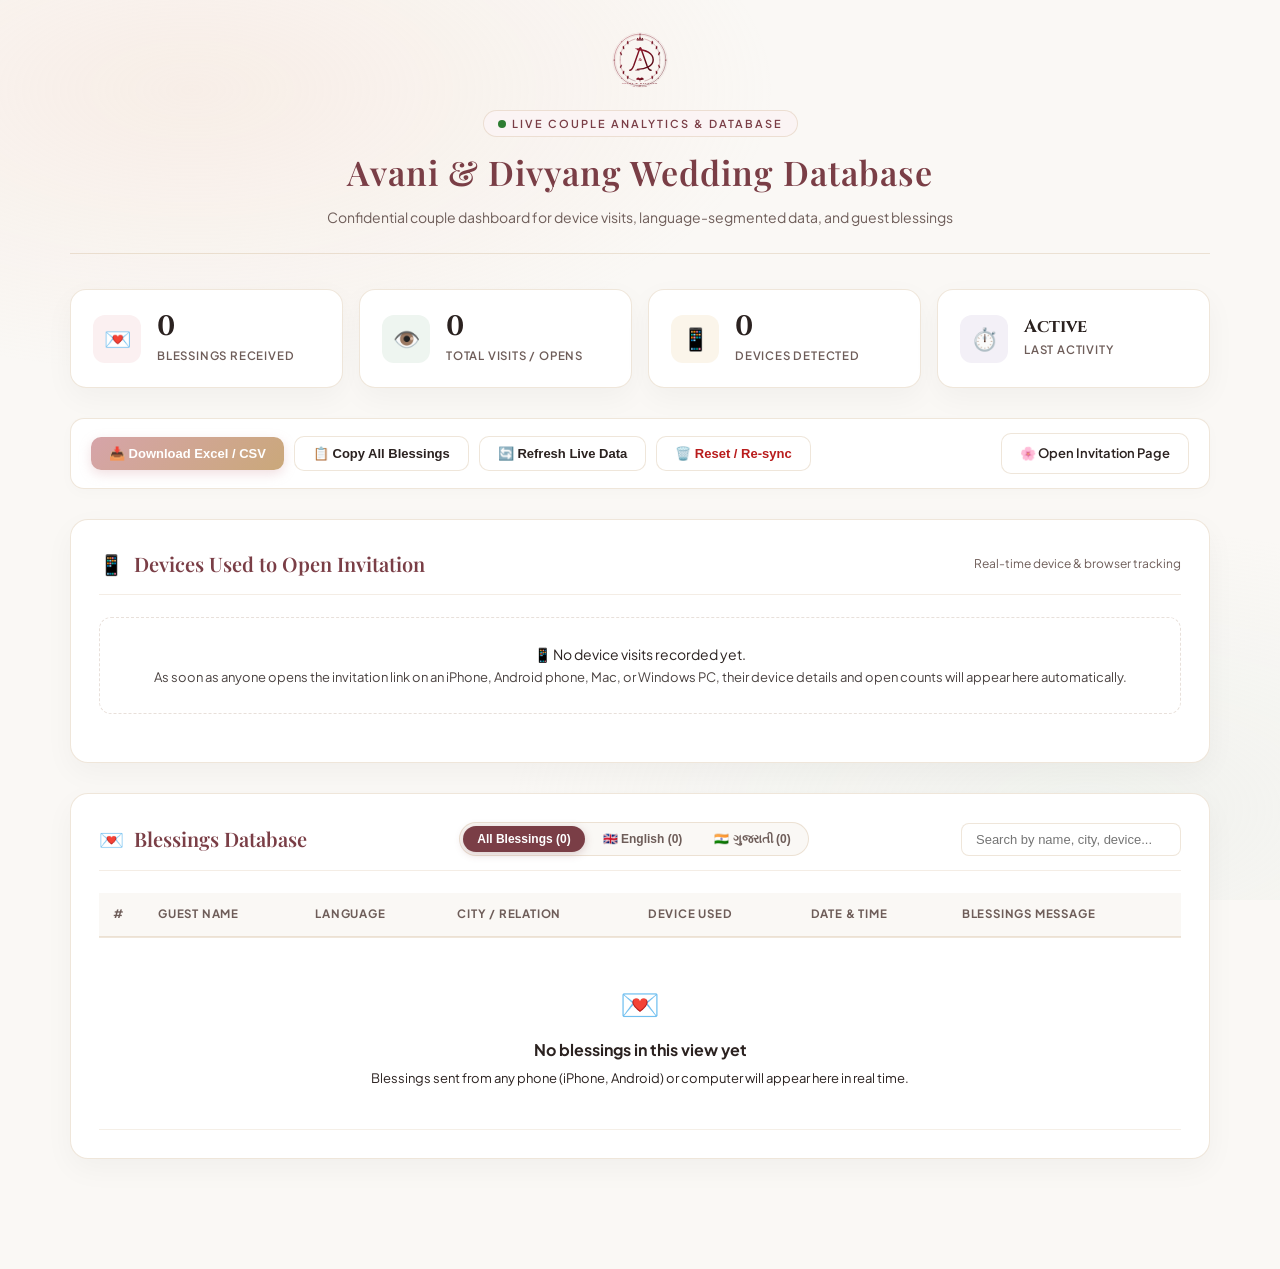
<file: dashboard.html>
<!DOCTYPE html>
<html lang="en">
<head>
  <meta charset="UTF-8">
  <meta name="viewport" content="width=device-width, initial-scale=1.0">
  <title>Avani &amp; Divyang | Private Wedding Database &amp; Analytics</title>
  <link rel="icon" type="image/svg+xml" href="assets/images/ad-logo.svg">
  <link rel="preconnect" href="https://fonts.googleapis.com">
  <link rel="preconnect" href="https://fonts.gstatic.com" crossorigin>
  <link href="https://fonts.googleapis.com/css2?family=Cinzel:wght@500;600;700&family=Cormorant+Garamond:wght@400;500;600;700&family=Playfair+Display:wght@500;600;700&family=Plus+Jakarta+Sans:wght@300;400;500;600;700&family=Noto+Serif+Gujarati:wght@500;600;700&display=swap" rel="stylesheet">
  
  <style>
    :root {
      --pastel-rose: #d6a4a9;
      --pastel-rose-light: #fbf4f4;
      --pastel-rose-deep: #7a3e46;
      --pastel-sage: #8fa896;
      --pastel-sage-light: #f0f5f2;
      --pastel-sage-deep: #47634f;
      --pastel-champagne: #caa87a;
      --pastel-bg: #faf8f5;
      --pastel-card: #ffffff;
      --text-dark: #2b2220;
      --text-muted: #6e5d59;
      --card-border: rgba(197, 166, 124, 0.28);
      --card-shadow: 0 10px 30px rgba(0, 0, 0, 0.04);
      --font-royal: 'Cinzel', serif;
      --font-display: 'Playfair Display', serif;
      --font-serif: 'Cormorant Garamond', 'Noto Serif Gujarati', serif;
      --font-sans: 'Plus Jakarta Sans', sans-serif;
    }

    * { box-sizing: border-box; margin: 0; padding: 0; }
    body {
      background: var(--pastel-bg);
      color: var(--text-dark);
      font-family: var(--font-sans);
      line-height: 1.6;
      padding: 30px 20px 80px;
      min-height: 100vh;
      position: relative;
    }

    body::before {
      content: '';
      position: fixed;
      inset: 0;
      background: 
        radial-gradient(ellipse 65% 45% at 15% 10%, rgba(243, 215, 200, 0.3) 0%, transparent 70%),
        radial-gradient(ellipse 65% 45% at 85% 90%, rgba(220, 230, 223, 0.3) 0%, transparent 70%);
      pointer-events: none;
      z-index: 0;
    }

    .dashboard-container {
      max-width: 1140px;
      margin: 0 auto;
      position: relative;
      z-index: 1;
    }

    /* Header */
    .dashboard-header {
      text-align: center;
      margin-bottom: 35px;
      padding-bottom: 25px;
      border-bottom: 1px solid var(--card-border);
    }
    .dash-logo {
      width: 60px;
      height: 60px;
      margin-bottom: 12px;
    }
    .dash-badge {
      display: inline-block;
      font-size: 11px;
      letter-spacing: 2px;
      text-transform: uppercase;
      color: var(--pastel-rose-deep);
      background: var(--pastel-rose-light);
      border: 1px solid var(--card-border);
      padding: 4px 14px;
      border-radius: 20px;
      margin-bottom: 8px;
      font-weight: 600;
    }
    .dash-title {
      font-family: var(--font-display);
      font-size: 34px;
      font-weight: 600;
      color: var(--pastel-rose-deep);
      letter-spacing: 1px;
      margin-bottom: 6px;
    }
    .dash-sub {
      color: var(--text-muted);
      font-size: 14px;
    }

    /* Metric Cards */
    .metrics-grid {
      display: grid;
      grid-template-columns: repeat(auto-fit, minmax(220px, 1fr));
      gap: 16px;
      margin-bottom: 30px;
    }
    .metric-card {
      background: var(--pastel-card);
      border: 1px solid var(--card-border);
      border-radius: 16px;
      padding: 22px;
      box-shadow: var(--card-shadow);
      display: flex;
      align-items: center;
      gap: 16px;
      transition: transform 0.2s ease, box-shadow 0.2s ease;
    }
    .metric-card:hover { 
      transform: translateY(-2px);
      box-shadow: 0 14px 35px rgba(0,0,0,0.06);
    }
    .metric-icon {
      width: 48px;
      height: 48px;
      border-radius: 12px;
      display: flex;
      align-items: center;
      justify-content: center;
      font-size: 22px;
      flex-shrink: 0;
    }
    .icon-bless { background: #fbf0f1; color: #a85860; }
    .icon-visits { background: #eef5f0; color: #47634f; }
    .icon-devices { background: #fbf5ea; color: #9c733b; }
    .icon-active { background: #f3f0f7; color: #5a5482; }

    .metric-val {
      font-family: var(--font-royal);
      font-size: 28px;
      font-weight: 700;
      color: var(--text-dark);
      line-height: 1.1;
    }
    .metric-label {
      font-size: 11.5px;
      color: var(--text-muted);
      text-transform: uppercase;
      letter-spacing: 0.8px;
      font-weight: 600;
      margin-top: 4px;
    }

    /* Actions Bar */
    .actions-bar {
      display: flex;
      align-items: center;
      justify-content: space-between;
      flex-wrap: wrap;
      gap: 12px;
      background: var(--pastel-card);
      border: 1px solid var(--card-border);
      border-radius: 14px;
      padding: 14px 20px;
      margin-bottom: 30px;
      box-shadow: 0 4px 15px rgba(0,0,0,0.02);
    }
    .actions-left {
      display: flex;
      align-items: center;
      gap: 10px;
      flex-wrap: wrap;
    }
    .btn-action {
      display: inline-flex;
      align-items: center;
      gap: 8px;
      padding: 9px 18px;
      border-radius: 10px;
      font-size: 13px;
      font-weight: 600;
      cursor: pointer;
      border: 1px solid var(--card-border);
      background: var(--pastel-card);
      color: var(--text-dark);
      transition: all 0.2s ease;
      text-decoration: none;
    }
    .btn-action:hover {
      background: var(--pastel-rose-deep);
      color: #fff;
      border-color: var(--pastel-rose-deep);
      transform: translateY(-1px);
    }
    .btn-primary-action {
      background: linear-gradient(135deg, var(--pastel-rose) 0%, var(--pastel-champagne) 100%);
      color: #fff;
      border: none;
      box-shadow: 0 4px 12px rgba(214, 164, 169, 0.35);
    }
    .btn-primary-action:hover {
      background: var(--pastel-rose-deep);
      color: #fff;
    }

    /* Language Switcher Filter on Dashboard */
    .filter-tabs-group {
      display: inline-flex;
      align-items: center;
      background: var(--pastel-bg);
      border: 1px solid var(--card-border);
      border-radius: 25px;
      padding: 3px;
      gap: 4px;
    }
    .filter-tab-btn {
      border: none;
      background: transparent;
      padding: 6px 14px;
      border-radius: 20px;
      font-size: 12px;
      font-weight: 600;
      color: var(--text-muted);
      cursor: pointer;
      transition: all 0.2s ease;
    }
    .filter-tab-btn.active {
      background: var(--pastel-rose-deep);
      color: #fff;
      box-shadow: 0 2px 8px rgba(122, 62, 70, 0.25);
    }

    /* Section Cards */
    .dash-section {
      background: var(--pastel-card);
      border: 1px solid var(--card-border);
      border-radius: 18px;
      padding: 28px;
      box-shadow: var(--card-shadow);
      margin-bottom: 30px;
    }
    .dash-section-header {
      display: flex;
      align-items: center;
      justify-content: space-between;
      flex-wrap: wrap;
      gap: 12px;
      margin-bottom: 22px;
      padding-bottom: 14px;
      border-bottom: 1px solid rgba(197, 166, 124, 0.2);
    }
    .dash-section-title {
      font-family: var(--font-display);
      font-size: 20px;
      font-weight: 600;
      color: var(--pastel-rose-deep);
      display: flex;
      align-items: center;
      gap: 10px;
    }
    .search-input {
      padding: 8px 14px;
      border: 1px solid var(--card-border);
      border-radius: 8px;
      font-size: 13px;
      outline: none;
      width: 220px;
      background: #fff;
    }
    .search-input:focus {
      border-color: var(--pastel-rose);
      box-shadow: 0 0 0 3px rgba(214, 164, 169, 0.2);
    }

    /* Device Analytics Cards & Table */
    .devices-grid {
      display: grid;
      grid-template-columns: repeat(auto-fill, minmax(260px, 1fr));
      gap: 15px;
      margin-bottom: 20px;
    }
    .device-stat-card {
      background: var(--pastel-bg);
      border: 1px solid var(--card-border);
      border-radius: 12px;
      padding: 16px;
      display: flex;
      align-items: flex-start;
      gap: 14px;
      transition: transform 0.2s ease;
    }
    .device-stat-card:hover {
      transform: translateY(-2px);
      box-shadow: 0 8px 20px rgba(0,0,0,0.03);
    }
    .device-icon-box {
      font-size: 24px;
      flex-shrink: 0;
      background: #fff;
      width: 44px;
      height: 44px;
      border-radius: 10px;
      display: flex;
      align-items: center;
      justify-content: center;
      border: 1px solid var(--card-border);
    }
    .device-info { flex: 1; }
    .device-name {
      font-size: 14px;
      font-weight: 700;
      color: var(--text-dark);
      margin-bottom: 3px;
    }
    .device-tags-row {
      display: flex;
      align-items: center;
      gap: 6px;
      flex-wrap: wrap;
      margin-bottom: 6px;
    }
    .device-count-tag {
      display: inline-block;
      font-size: 11px;
      font-weight: 600;
      padding: 2px 8px;
      border-radius: 12px;
      background: #edf5ef;
      color: var(--pastel-sage-deep);
    }
    .device-lang-tag {
      display: inline-block;
      font-size: 10.5px;
      font-weight: 600;
      padding: 2px 7px;
      border-radius: 10px;
      background: #fbf2f2;
      color: var(--pastel-rose-deep);
    }
    .device-last-seen {
      font-size: 11px;
      color: var(--text-muted);
    }

    /* Blessings Table */
    .table-responsive {
      overflow-x: auto;
    }
    .custom-table {
      width: 100%;
      border-collapse: collapse;
      font-size: 14px;
    }
    .custom-table th {
      text-align: left;
      padding: 12px 14px;
      background: var(--pastel-bg);
      color: var(--text-muted);
      font-size: 11.5px;
      text-transform: uppercase;
      letter-spacing: 0.8px;
      border-bottom: 2px solid var(--card-border);
    }
    .custom-table td {
      padding: 14px;
      border-bottom: 1px solid rgba(197, 166, 124, 0.18);
      vertical-align: top;
    }
    .custom-table tr:hover {
      background: rgba(251, 244, 244, 0.5);
    }
    .sender-name-cell {
      font-weight: 700;
      color: var(--pastel-rose-deep);
      font-family: var(--font-display);
      font-size: 16px;
    }
    .device-pill {
      display: inline-block;
      font-size: 11px;
      padding: 3px 8px;
      border-radius: 8px;
      background: #f9f3ec;
      color: #8c6434;
      font-weight: 500;
      border: 1px solid rgba(197, 166, 124, 0.25);
    }
    .lang-badge {
      display: inline-block;
      font-size: 11px;
      font-weight: 600;
      padding: 2px 7px;
      border-radius: 6px;
    }
    .lang-badge-en { background: #eaf1fb; color: #1e549f; }
    .lang-badge-gu { background: #fdf0e6; color: #a45310; }

    .message-text {
      font-family: var(--font-serif);
      font-size: 15.5px;
      color: var(--text-dark);
      font-style: italic;
      line-height: 1.5;
    }
    .time-cell {
      font-size: 12px;
      color: var(--text-muted);
      white-space: nowrap;
    }

    /* Live pulse indicator */
    .live-pulse {
      display: inline-block;
      width: 8px;
      height: 8px;
      border-radius: 50%;
      background: #2e7d32;
      box-shadow: 0 0 0 rgba(46, 125, 50, 0.4);
      animation: pulse 1.8s infinite;
      margin-right: 6px;
    }
    @keyframes pulse {
      0% { box-shadow: 0 0 0 0 rgba(46, 125, 50, 0.7); }
      70% { box-shadow: 0 0 0 8px rgba(46, 125, 50, 0); }
      100% { box-shadow: 0 0 0 0 rgba(46, 125, 50, 0); }
    }
  </style>
</head>
<body>

  <div class="dashboard-container">
    
    <!-- Header -->
    <header class="dashboard-header">
      <img src="assets/images/ad-logo.svg" alt="AD Monogram" class="dash-logo">
      <div>
        <span class="dash-badge"><span class="live-pulse"></span>Live Couple Analytics &amp; Database</span>
      </div>
      <h1 class="dash-title">Avani &amp; Divyang Wedding Database</h1>
      <p class="dash-sub">Confidential couple dashboard for device visits, language-segmented data, and guest blessings</p>
    </header>

    <!-- Stat Metrics -->
    <div class="metrics-grid">
      <div class="metric-card">
        <div class="metric-icon icon-bless">💌</div>
        <div>
          <div id="stat-blessings-count" class="metric-val">0</div>
          <div class="metric-label">Blessings Received</div>
        </div>
      </div>

      <div class="metric-card">
        <div class="metric-icon icon-visits">👁️</div>
        <div>
          <div id="stat-visits-count" class="metric-val">0</div>
          <div class="metric-label">Total Visits / Opens</div>
        </div>
      </div>

      <div class="metric-card">
        <div class="metric-icon icon-devices">📱</div>
        <div>
          <div id="stat-devices-count" class="metric-val">0</div>
          <div class="metric-label">Devices Detected</div>
        </div>
      </div>

      <div class="metric-card">
        <div class="metric-icon icon-active">⏱️</div>
        <div>
          <div id="stat-last-activity" class="metric-val" style="font-size: 18px;">Active</div>
          <div class="metric-label">Last Activity</div>
        </div>
      </div>
    </div>

    <!-- Quick Action Controls -->
    <div class="actions-bar">
      <div class="actions-left">
        <button type="button" class="btn-action btn-primary-action" onclick="downloadBlessingsCSV()">
          📥 Download Excel / CSV
        </button>
        <button type="button" id="btn-copy-all" class="btn-action" onclick="copyAllBlessings()">
          📋 Copy All Blessings
        </button>
        <button type="button" class="btn-action" onclick="refreshData()">
          🔄 Refresh Live Data
        </button>
        <button type="button" class="btn-action" onclick="clearLocalCache()" style="color: #b91c1c;" title="Purge any old sample data and re-sync fresh from cloud">
          🗑️ Reset / Re-sync
        </button>
      </div>

      <div>
        <a href="index.html" class="btn-action" target="_blank">
          🌸 Open Invitation Page
        </a>
      </div>
    </div>

    <!-- SECTION 1: Device Breakdown (iOS, Android, Mac, Windows, Linux) -->
    <section class="dash-section">
      <div class="dash-section-header">
        <h2 class="dash-section-title">
          <span>📱</span> Devices Used to Open Invitation
        </h2>
        <span id="device-summary-pill" style="font-size: 12px; color: var(--text-muted);">Real-time device &amp; browser tracking</span>
      </div>

      <div id="devices-container" class="devices-grid">
        <div style="grid-column: 1/-1; text-align: center; color: var(--text-muted); padding: 20px;">
          Collecting device logs...
        </div>
      </div>
    </section>

    <!-- SECTION 2: Complete Blessings Database with English / Gujarati Language Filter -->
    <section class="dash-section">
      <div class="dash-section-header">
        <h2 class="dash-section-title">
          <span>💌</span> Blessings Database
        </h2>
        
        <!-- Language Filter Tabs -->
        <div class="filter-tabs-group">
          <button type="button" class="filter-tab-btn active" onclick="setLanguageFilter('all', this)">All Blessings (<span id="count-all">0</span>)</button>
          <button type="button" class="filter-tab-btn" onclick="setLanguageFilter('en', this)">🇬🇧 English (<span id="count-en">0</span>)</button>
          <button type="button" class="filter-tab-btn" onclick="setLanguageFilter('gu', this)">🇮🇳 ગુજરાતી (<span id="count-gu">0</span>)</button>
        </div>

        <input type="text" id="blessing-search" class="search-input" placeholder="Search by name, city, device..." oninput="filterBlessings()">
      </div>

      <div class="table-responsive">
        <table class="custom-table">
          <thead>
            <tr>
              <th style="width: 45px;">#</th>
              <th>Guest Name</th>
              <th>Language</th>
              <th>City / Relation</th>
              <th>Device Used</th>
              <th>Date &amp; Time</th>
              <th>Blessings Message</th>
            </tr>
          </thead>
          <tbody id="blessings-table-body">
            <tr>
              <td colspan="7" style="text-align: center; padding: 30px; color: var(--text-muted);">
                Loading blessings data...
              </td>
            </tr>
          </tbody>
        </table>
      </div>
    </section>

  </div>

  <script>
    const BLESSINGS_KEY = 'divyang_avani_blessings_v1';
    const ARCHIVE_KEY = 'divyang_avani_permanent_blessings_archive';
    const NTFY_BLESSINGS = 'https://ntfy.sh/divyang_avani_mrg_blessings';
    const NTFY_VISITS = 'https://ntfy.sh/divyang_avani_mrg_visits';

    let allBlessings = [];
    let currentFilterLang = 'all';

    // List of any previous sample/mock names to purge
    const DUMMY_NAMES = [
      'રમેશભાઈ અને કોકિલાબેન મકવાણા',
      'Pravinbhai & Hansaben Rathod',
      'Bhavin, Neha & Kids',
      'Ketan & Family',
      'Dr. Aniket & Neha Shah',
      'હસમુખભાઈ અને જયાબેન રાઠોડ',
      'Rameshbhai & Kokilaben Makwana',
      'પરીક્ષણ મહેમાન (Test Guest)'
    ];

    // Helper: Determine if submission was made from Gujarati landing page
    function isGujaratiSubmission(item) {
      if (!item) return false;
      if (item.langCode === 'gu' || item.language === 'ગુજરાતી' || item.lang === 'gu' || item.lang === 'ગુજરાતી') {
        return true;
      }
      if (item.langCode === 'en' || item.language === 'English' || item.lang === 'en' || item.lang === 'English') {
        return false;
      }
      // Fallback only if metadata is missing
      return /[\u0A80-\u0AFF]/.test((item.message || '') + (item.name || ''));
    }

    // Load real blessings from browser persistent storage (Zero dummy data)
    function loadBlessingsFromStorage() {
      try {
        const stored = localStorage.getItem(BLESSINGS_KEY) || localStorage.getItem(ARCHIVE_KEY);
        if (stored) {
          const parsed = JSON.parse(stored);
          if (Array.isArray(parsed)) {
            allBlessings = parsed.filter(b => b && b.name && !DUMMY_NAMES.includes(b.name.trim()) && !String(b.id || '').startsWith('sample-'));
            return;
          }
        }
      } catch (e) {}
      allBlessings = [];
    }

    // Fetch visits from cloud topic across primary & backup channels
    async function fetchLiveVisits() {
      const endpoints = [
        `${NTFY_VISITS}/json?poll=1&since=all`,
        `${NTFY_VISITS}_backup/json?poll=1&since=all`
      ];

      let totalVisits = 0;
      const devMap = {};

      for (const url of endpoints) {
        try {
          const res = await fetch(url);
          const text = await res.text();
          if (!text) continue;
          const lines = text.trim().split('\n');

          lines.forEach(line => {
            try {
              const data = JSON.parse(line);
              if (data.event === 'message') {
                totalVisits++;
                let devName = 'Mobile Device';
                let lastSeen = new Date(data.time * 1000).toLocaleTimeString([], { hour: '2-digit', minute: '2-digit' });
                let langUsed = 'English';

                // Try to parse structured payload
                if (data.message && data.message.startsWith('{')) {
                  try {
                    const parsed = JSON.parse(data.message);
                    if (parsed.device) devName = parsed.device;
                    if (parsed.language) langUsed = parsed.language;
                  } catch (e) {}
                } else if (data.title && data.title.startsWith('Visit:')) {
                  devName = data.title.replace('Visit:', '').replace(/\[.*\]/, '').replace(/\(#\d+\)/, '').trim();
                  if (data.title.includes('ગુજરાતી')) langUsed = 'ગુજરાતી';
                }

                if (!devMap[devName]) {
                  devMap[devName] = { count: 1, lastSeen: lastSeen, lang: langUsed };
                } else {
                  devMap[devName].count += 1;
                  devMap[devName].lastSeen = lastSeen;
                }
              }
            } catch (e) {}
          });
        } catch (e) {}
      }

      document.getElementById('stat-visits-count').innerText = totalVisits;
      document.getElementById('stat-devices-count').innerText = Object.keys(devMap).length;
      renderDevices(devMap);
    }

    // Fetch live blessings from cloud across primary & backup channels
    async function fetchLiveBlessings() {
      const endpoints = [
        `${NTFY_BLESSINGS}/json?poll=1&since=all`,
        `${NTFY_BLESSINGS}_backup/json?poll=1&since=all`
      ];

      for (const url of endpoints) {
        try {
          const res = await fetch(url);
          const text = await res.text();
          if (!text) continue;
          const lines = text.trim().split('\n');
          lines.forEach(line => {
            try {
              const data = JSON.parse(line);
              if (data.event === 'message' && data.message) {
                try {
                  const bObj = JSON.parse(data.message);
                  if (bObj && bObj.name) {
                    if (DUMMY_NAMES.includes(bObj.name.trim())) return;
                    const exists = allBlessings.some(item => (bObj.id && item.id === bObj.id) || (item.name === bObj.name && item.message === bObj.message));
                    if (!exists) {
                      allBlessings.unshift(bObj);
                    }
                  }
                } catch (e) {
                  // Fallback for simple text messages
                  const sender = data.title ? data.title.replace('Blessing:', '').replace(/\[.*\]/, '').replace(/\(.*\)/, '').trim() : 'Guest';
                  if (sender && !DUMMY_NAMES.includes(sender)) {
                    const isGuTitle = data.title && data.title.includes('ગુજરાતી');
                    if (!allBlessings.some(item => item.name === sender && item.message === data.message)) {
                      allBlessings.unshift({
                        name: sender,
                        city: 'Well-wisher',
                        device: 'Mobile Device',
                        language: isGuTitle ? 'ગુજરાતી' : 'English',
                        langCode: isGuTitle ? 'gu' : 'en',
                        message: data.message,
                        dateDisplay: new Date(data.time * 1000).toLocaleDateString('en-GB')
                      });
                    }
                  }
                }
              }
            } catch (e) {}
          });
        } catch (e) {}
      }

      // Permanent local preservation (couple never loses any blessing)
      try {
        localStorage.setItem(BLESSINGS_KEY, JSON.stringify(allBlessings));
        localStorage.setItem(ARCHIVE_KEY, JSON.stringify(allBlessings));
      } catch (e) {}

      updateCounts();
      filterBlessings();
    }

    // Update counts based strictly on interface language
    function updateCounts() {
      const guCount = allBlessings.filter(b => isGujaratiSubmission(b)).length;
      const enCount = allBlessings.length - guCount;

      document.getElementById('stat-blessings-count').innerText = allBlessings.length;
      document.getElementById('count-all').innerText = allBlessings.length;
      document.getElementById('count-en').innerText = enCount;
      document.getElementById('count-gu').innerText = guCount;
    }

    // Language filter tab selection
    window.setLanguageFilter = function(lang, btn) {
      currentFilterLang = lang;
      document.querySelectorAll('.filter-tab-btn').forEach(b => b.classList.remove('active'));
      if (btn) btn.classList.add('active');
      filterBlessings();
    };

    // Render device cards
    function renderDevices(devMap) {
      const container = document.getElementById('devices-container');
      if (!container) return;

      const keys = Object.keys(devMap);
      if (keys.length === 0) {
        container.innerHTML = `
          <div style="grid-column: 1 / -1; padding: 25px; text-align: center; color: var(--pastel-text-muted); font-size: 14px; background: rgba(255,255,255,0.7); border-radius: 12px; border: 1px dashed rgba(165,130,110,0.25);">
            📱 No device visits recorded yet.<br>
            <span style="font-size: 13px; opacity: 0.85;">As soon as anyone opens the invitation link on an iPhone, Android phone, Mac, or Windows PC, their device details and open counts will appear here automatically.</span>
          </div>
        `;
        return;
      }

      container.innerHTML = keys.map(dev => {
        let icon = '📱';
        if (/Mac|MacBook/i.test(dev)) icon = '💻';
        else if (/Windows|PC/i.test(dev)) icon = '🖥️';
        else if (/Linux/i.test(dev)) icon = '🐧';
        else if (/iPad|Tablet/i.test(dev)) icon = '📟';

        const info = devMap[dev];
        const langTag = info.lang ? `<span class="device-lang-tag">${info.lang}</span>` : '';

        return `
          <div class="device-stat-card">
            <div class="device-icon-box">${icon}</div>
            <div class="device-info">
              <div class="device-name">${escapeHtml(dev)}</div>
              <div class="device-tags-row">
                <span class="device-count-tag">Opened ${info.count} times</span>
                ${langTag}
              </div>
              <div class="device-last-seen">Last active: ${info.lastSeen}</div>
            </div>
          </div>
        `;
      }).join('');
    }

    // Render blessings table - preserves 100% exact raw text as submitted
    function renderBlessingsTable(list) {
      const tbody = document.getElementById('blessings-table-body');
      if (!tbody) return;

      if (!list || list.length === 0) {
        tbody.innerHTML = `
          <tr>
            <td colspan="7" style="text-align: center; padding: 40px 20px; color: var(--pastel-text-muted);">
              <div style="font-size: 32px; margin-bottom: 8px;">💌</div>
              <strong style="color: var(--pastel-navy); display: block; font-size: 16px; margin-bottom: 4px;">No blessings in this view yet</strong>
              <span style="font-size: 13px;">Blessings sent from any phone (iPhone, Android) or computer will appear here in real time.</span>
            </td>
          </tr>
        `;
        return;
      }

      tbody.innerHTML = list.map((item, index) => {
        const isGu = isGujaratiSubmission(item);
        const langBadge = isGu 
          ? `<span class="lang-badge lang-badge-gu">🇮🇳 ગુજરાતી</span>`
          : `<span class="lang-badge lang-badge-en">🇬🇧 English</span>`;

        const deviceTag = item.device ? `<span class="device-pill">📱 ${escapeHtml(item.device)}</span>` : '<span class="device-pill">Online</span>';
        
        // Exact raw text as sent - not modified!
        const rawName = item.name ? item.name : 'Guest';
        const rawCity = item.city ? item.city : '-';
        const rawMsg = item.message ? item.message : '';

        return `
          <tr>
            <td style="font-weight: 700; color: var(--pastel-text-muted);">${index + 1}</td>
            <td class="sender-name-cell">${escapeHtml(rawName)}</td>
            <td>${langBadge}</td>
            <td>${escapeHtml(rawCity)}</td>
            <td>${deviceTag}</td>
            <td class="time-cell">${escapeHtml(item.dateDisplay || 'Jan 2027')}</td>
            <td class="message-text">“${escapeHtml(rawMsg)}”</td>
          </tr>
        `;
      }).join('');
    }

    // Search and Language filter
    window.filterBlessings = function () {
      const query = (document.getElementById('blessing-search').value || '').toLowerCase();
      
      const filtered = allBlessings.filter(item => {
        const isGu = isGujaratiSubmission(item);
        
        // Strict Language filter match based on landing page mode
        if (currentFilterLang === 'en' && isGu) return false;
        if (currentFilterLang === 'gu' && !isGu) return false;

        // Search text match across all fields
        return (item.name && item.name.toLowerCase().includes(query)) ||
               (item.city && item.city.toLowerCase().includes(query)) ||
               (item.message && item.message.toLowerCase().includes(query)) ||
               (item.device && item.device.toLowerCase().includes(query));
      });

      renderBlessingsTable(filtered);
    };

    // Download CSV - preserves exact raw text with correct language column
    window.downloadBlessingsCSV = function () {
      if (!allBlessings || allBlessings.length === 0) {
        alert('No blessings recorded yet.');
        return;
      }

      let csv = '\uFEFF'; // UTF-8 BOM
      csv += 'Sr No,Guest Name,Submission Language,City / Relation,Device Used,Date & Time,Blessings Message\n';

      allBlessings.forEach((item, idx) => {
        const isGu = isGujaratiSubmission(item);
        const lang = isGu ? 'Gujarati' : 'English';
        const name = (item.name || '').replace(/"/g, '""');
        const city = (item.city || '').replace(/"/g, '""');
        const dev = (item.device || '').replace(/"/g, '""');
        const time = (item.dateDisplay || '').replace(/"/g, '""');
        const msg = (item.message || '').replace(/"/g, '""').replace(/\n/g, ' ');

        csv += `"${idx + 1}","${name}","${lang}","${city}","${dev}","${time}","${msg}"\n`;
      });

      const blob = new Blob([csv], { type: 'text/csv;charset=utf-8;' });
      const url = URL.createObjectURL(blob);
      const link = document.createElement('a');
      link.href = url;
      link.setAttribute('download', `Avani_Divyang_Wedding_Blessings_${new Date().toISOString().slice(0, 10)}.csv`);
      document.body.appendChild(link);
      link.click();
      document.body.removeChild(link);
      URL.revokeObjectURL(url);
    };

    // Copy All
    window.copyAllBlessings = function () {
      if (!allBlessings || allBlessings.length === 0) {
        alert('No blessings recorded yet.');
        return;
      }

      let text = `🌸 AVANI & DIVYANG WEDDING BLESSINGS DATABASE 🌸\n`;
      text += `Total Blessings: ${allBlessings.length}\n`;
      text += `==============================================\n\n`;

      allBlessings.forEach((item, idx) => {
        const isGu = isGujaratiSubmission(item);
        const langStr = isGu ? '[ગુજરાતી Mode]' : '[English Mode]';
        text += `${idx + 1}. ${item.name} ${langStr} (${item.city || 'Guest'}) [${item.device || 'Mobile'}]\n`;
        text += `   "${item.message}"\n`;
        text += `   Date: ${item.dateDisplay || 'Jan 2027'}\n\n`;
      });

      navigator.clipboard.writeText(text).then(() => {
        const btn = document.getElementById('btn-copy-all');
        const orig = btn.innerText;
        btn.innerText = '✓ Copied to Clipboard!';
        btn.style.background = '#2e7d32';
        btn.style.color = '#fff';
        setTimeout(() => {
          btn.innerText = orig;
          btn.style.background = '';
          btn.style.color = '';
        }, 3000);
      });
    };

    window.refreshData = function () {
      fetchLiveVisits();
      fetchLiveBlessings();
    };

    window.clearLocalCache = function () {
      if (confirm('Clear local browser cache and reload fresh real-time data from cloud?')) {
        localStorage.removeItem(BLESSINGS_KEY);
        localStorage.removeItem(ARCHIVE_KEY);
        allBlessings = [];
        fetchLiveBlessings();
        fetchLiveVisits();
      }
    };

    function escapeHtml(str) {
      if (!str) return '';
      return String(str).replace(/&/g, '&amp;').replace(/</g, '&lt;').replace(/>/g, '&gt;').replace(/"/g, '&quot;');
    }

    // Initialize on Load
    document.addEventListener('DOMContentLoaded', () => {
      loadBlessingsFromStorage();
      updateCounts();
      filterBlessings();
      fetchLiveVisits();
      fetchLiveBlessings();

      // Real-time automatic polling every 8 seconds
      setInterval(() => {
        fetchLiveBlessings();
        fetchLiveVisits();
      }, 8000);
    });
  </script>
</body>
</html>
</file>
